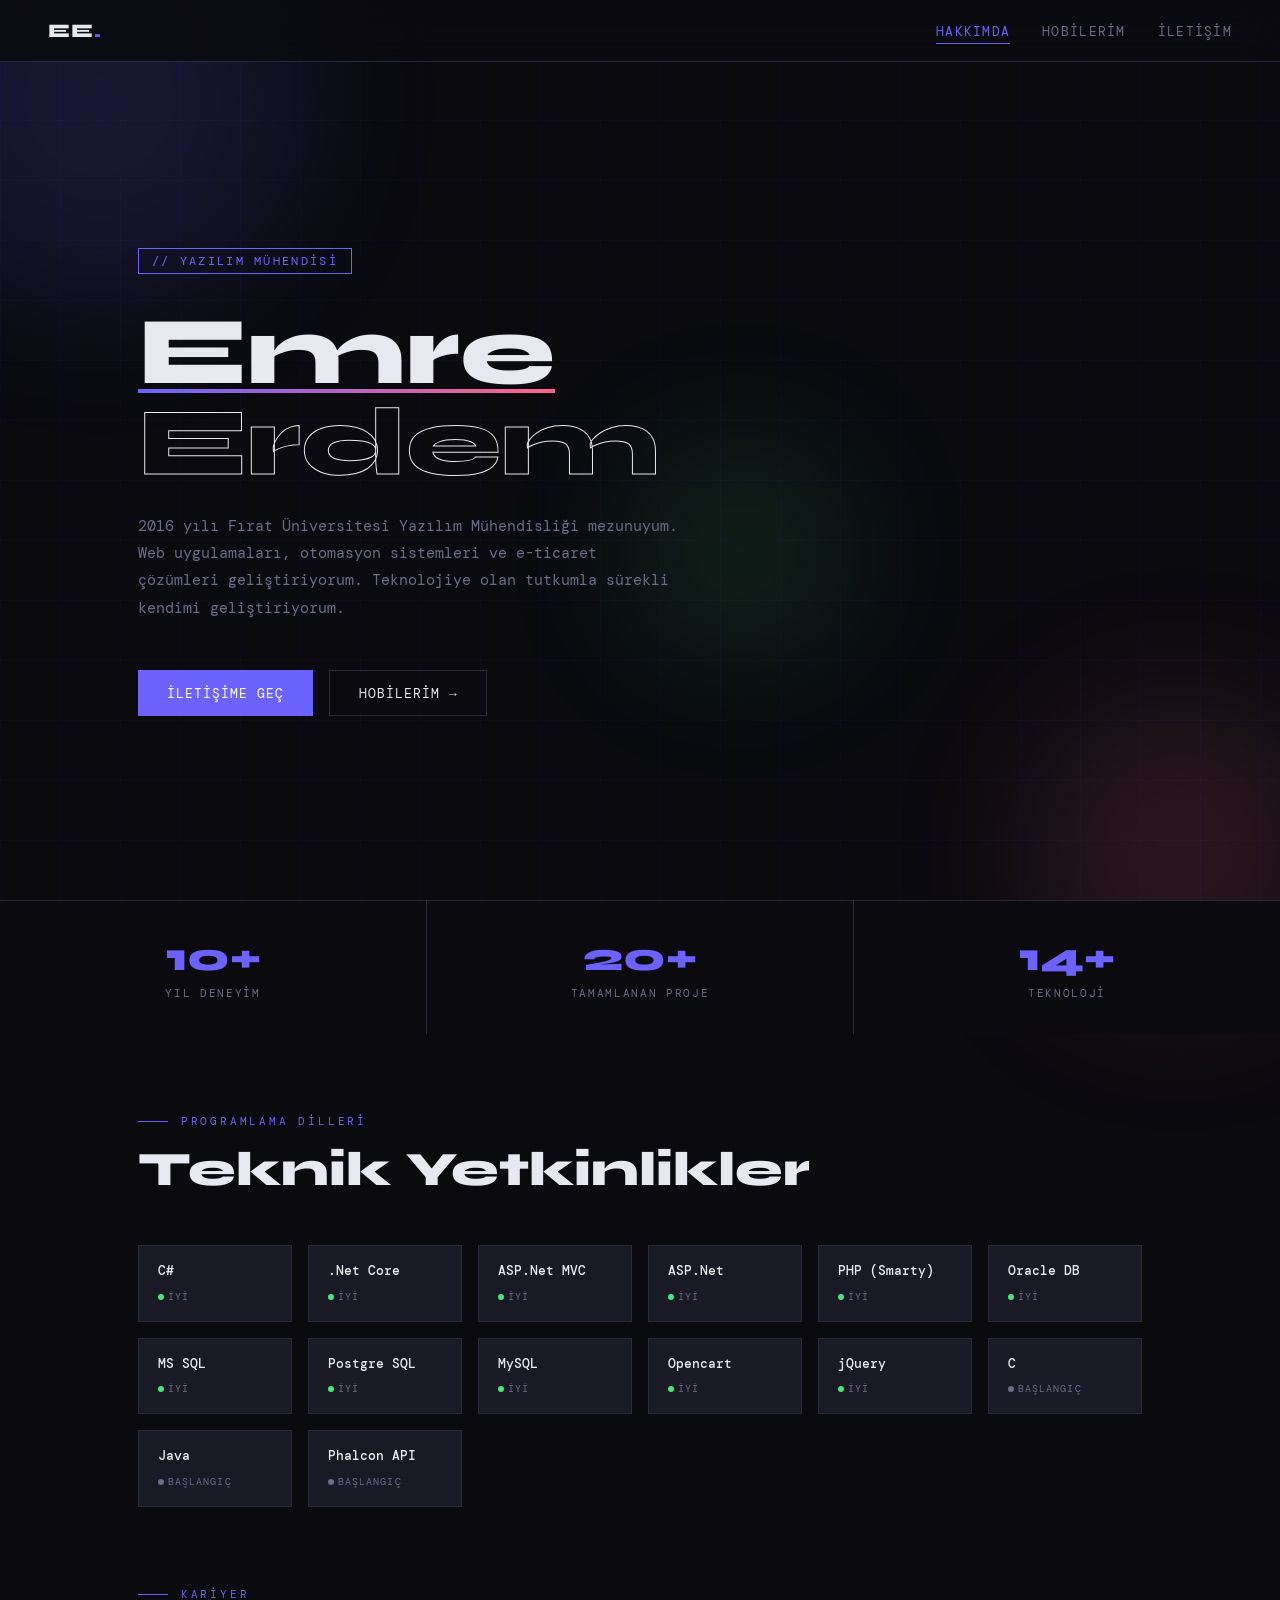
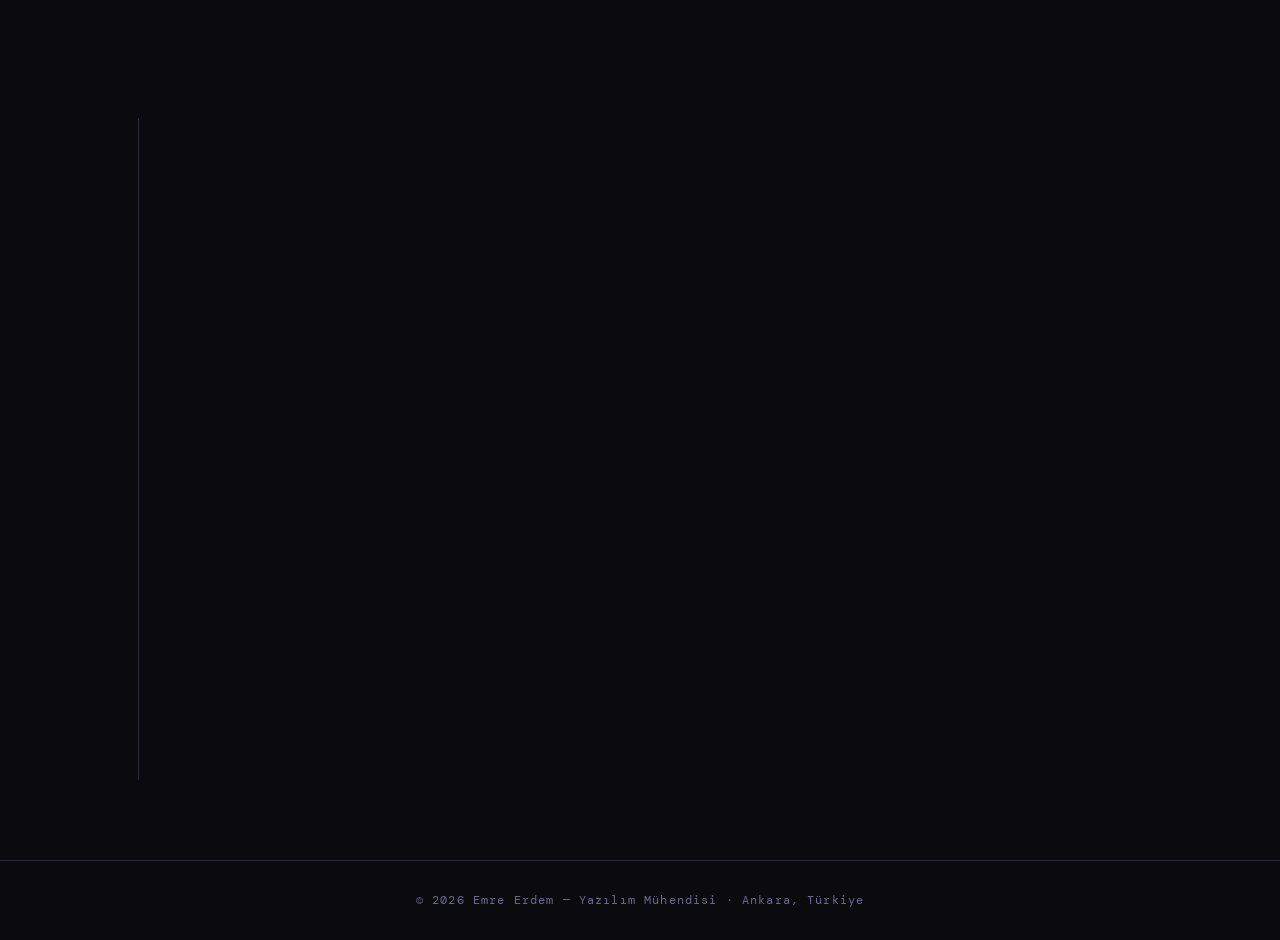
<file: index.html>
<!DOCTYPE html>
<html lang="tr">

<head>
  <meta charset="UTF-8" />
  <meta name="viewport" content="width=device-width, initial-scale=1.0" />
  <title>Emre Erdem — Yazılım Mühendisi</title>
  <link rel="preconnect" href="https://fonts.googleapis.com">
  <link
    href="https://fonts.googleapis.com/css2?family=Syne:wght@400;700;800&family=DM+Mono:wght@300;400;500&display=swap"
    rel="stylesheet">
  <link rel="stylesheet" href="css/style1.css"/>
</head>

<body>
  <div class="orb orb-1"></div>
  <div class="orb orb-2"></div>
  <div class="orb orb-3"></div>

  <nav>
    <a href="index.html" class="nav-logo">EE<span>.</span></a>
    <ul>
      <li><a href="index.html" class="active">Hakkımda</a></li>
      <li><a href="hobilerim.html">Hobilerim</a></li>
      <li><a href="iletisim.html">İletişim</a></li>
    </ul>
  </nav>

  <div class="hero">
    <div class="hero-content">
      <div class="hero-tag">// Yazılım Mühendisi</div>
      <h1>
        <span class="accent-word">Emre</span>
        <span class="line2">Erdem</span>
      </h1>
      <p class="hero-desc">
        2016 yılı Fırat Üniversitesi Yazılım Mühendisliği mezunuyum. Web uygulamaları, otomasyon sistemleri ve
        e-ticaret çözümleri geliştiriyorum. Teknolojiye olan tutkumla sürekli kendimi geliştiriyorum.
      </p>
      <div class="hero-btns">
        <a href="iletisim.html" class="btn btn-primary"><span>İletişime Geç</span></a>
        <a href="hobilerim.html" class="btn btn-outline">Hobilerim →</a>
      </div>
    </div>
  </div>

  <div class="stats-row">
    <div class="stat">
      <span class="stat-num">10+</span>
      <span class="stat-label">Yıl Deneyim</span>
    </div>
    <div class="stat">
      <span class="stat-num">20+</span>
      <span class="stat-label">Tamamlanan Proje</span>
    </div>
    <div class="stat">
      <span class="stat-num">14+</span>
      <span class="stat-label">Teknoloji</span>
    </div>
  </div>

  <section class="about-section">
    <div class="section-label">Programlama Dilleri</div>
    <h2 class="section-title reveal">Teknik Yetkinlikler</h2>
    <div class="skills-grid">
      <div class="skill-card reveal"><span class="skill-name">C#</span><span class="skill-level"><span
            class="level-dot"></span>İyi</span></div>
      <div class="skill-card reveal"><span class="skill-name">.Net Core</span><span class="skill-level"><span
            class="level-dot "></span>İyi</span></div>
      <div class="skill-card reveal"><span class="skill-name">ASP.Net MVC</span><span class="skill-level"><span
            class="level-dot "></span>İyi</span></div>

      <div class="skill-card reveal"><span class="skill-name">ASP.Net</span><span class="skill-level"><span
            class="level-dot"></span>İyi</span></div>
      <div class="skill-card reveal"><span class="skill-name">PHP (Smarty)</span><span class="skill-level"><span
            class="level-dot"></span>İyi</span></div>
      <div class="skill-card reveal"><span class="skill-name">Oracle DB</span><span class="skill-level"><span
            class="level-dot"></span>İyi</span></div>
      <div class="skill-card reveal"><span class="skill-name">MS SQL</span><span class="skill-level"><span
            class="level-dot"></span>İyi</span></div>
      <div class="skill-card reveal"><span class="skill-name">Postgre SQL</span><span class="skill-level"><span
            class="level-dot"></span>İyi</span></div>
      <div class="skill-card reveal"><span class="skill-name">MySQL</span><span class="skill-level"><span
            class="level-dot"></span>İyi</span></div>
      <div class="skill-card reveal"><span class="skill-name">Opencart</span><span class="skill-level"><span
            class="level-dot"></span>İyi</span></div>

      <div class="skill-card reveal"><span class="skill-name">jQuery</span><span class="skill-level"><span
            class="level-dot "></span>İyi</span></div>
      <div class="skill-card reveal"><span class="skill-name">C</span><span class="skill-level"><span
            class="level-dot low"></span>Başlangıç</span></div>
      <div class="skill-card reveal"><span class="skill-name">Java</span><span class="skill-level"><span
            class="level-dot low"></span>Başlangıç</span></div>
      <div class="skill-card reveal"><span class="skill-name">Phalcon API</span><span class="skill-level"><span
            class="level-dot low"></span>Başlangıç</span></div>
    </div>
  </section>

  <section class="about-section" style="padding-top:0">
    <div class="section-label">Kariyer</div>
    <h2 class="section-title reveal">Deneyimlerim</h2>
    <div class="timeline">
      <div class="timeline-item reveal">
        <div class="timeline-date">12/2025 - ...</div>
        <div class="timeline-role">Yazılım Mühendisi - Bilişim Uzmanı</div>
        <div class="timeline-org">Çevre, Şehircilik ve İklim Değişikliği Bakanlığı</div>
      </div>
      <div class="timeline-item reveal">
        <div class="timeline-date">08/2019 — 12/2025</div>
        <div class="timeline-role">Yazılım Büro Amirliği </div>
        <div class="timeline-org">Emniyet Genel Müdürlüğü · Bilgi Teknolojileri Şube Müdürlüğü</div>
      </div>
      <div class="timeline-item reveal">
        <div class="timeline-date">Freelance</div>
        <div class="timeline-role">Bağımsız Yazılım Geliştirici</div>
        <div class="timeline-org">Web Sitesi, Otomasyon Sistemleri, Opencart E-ticaret</div>
      </div>
      <div class="timeline-item reveal">
        <div class="timeline-date">Mayıs 2017 — Aralık 2017</div>
        <div class="timeline-role">Yazılım Geliştirici</div>
        <div class="timeline-org">Yerli AR-GE Yazılım & Teknoloji</div>
      </div>
      <div class="timeline-item reveal">
        <div class="timeline-date">Staj — 6 Ay(09/2015-02/2016)</div>
        <div class="timeline-role">Yazılım Stajyeri</div>
        <div class="timeline-org">Malatya Yeşilyurt Belediyesi · Yazılım Şefliği</div>
      </div>
      <div class="timeline-item reveal">
        <div class="timeline-date">Staj</div>
        <div class="timeline-role">Stajyer Yazılım Geliştirici</div>
        <div class="timeline-org">Mirsis Bilgi Teknolojileri</div>
      </div>
    </div>
  </section>

  <footer>
    &copy; 2026 Emre Erdem — Yazılım Mühendisi · Ankara, Türkiye
  </footer>

  <script>
    // Scroll reveal
  
  </script>
    <script src="js/js1.js"></script>
</body>

</html>
</file>
<file: css/style1.css>
:root {
      --bg: #0a0a0f;
      --surface: #12121a;
      --card: #1a1a26;
      --accent: #6c63ff;
      --accent2: #ff6584;
      --accent3: #43e97b;
      --text: #e8e8f0;
      --muted: #6b6b8a;
      --border: #2a2a3d;
    }

    * {
      margin: 0;
      padding: 0;
      box-sizing: border-box;
    }

    body {
      background: var(--bg);
      color: var(--text);
      font-family: 'DM Mono', monospace;
      min-height: 100vh;
      overflow-x: hidden;
    }

    /* Animated background grid */
    body::before {
      content: '';
      position: fixed;
      inset: 0;
      background-image:
        linear-gradient(rgba(108, 99, 255, 0.04) 1px, transparent 1px),
        linear-gradient(90deg, rgba(108, 99, 255, 0.04) 1px, transparent 1px);
      background-size: 60px 60px;
      animation: gridMove 20s linear infinite;
      z-index: 0;
      pointer-events: none;
    }

    @keyframes gridMove {
      0% {
        transform: translateY(0);
      }

      100% {
        transform: translateY(60px);
      }
    }

    /* Floating orbs */
    .orb {
      position: fixed;
      border-radius: 50%;
      filter: blur(80px);
      opacity: 0.15;
      animation: float 8s ease-in-out infinite;
      z-index: 0;
      pointer-events: none;
    }

    .orb-1 {
      width: 400px;
      height: 400px;
      background: var(--accent);
      top: -100px;
      left: -100px;
      animation-delay: 0s;
    }

    .orb-2 {
      width: 300px;
      height: 300px;
      background: var(--accent2);
      bottom: -100px;
      right: -50px;
      animation-delay: -4s;
    }

    .orb-3 {
      width: 200px;
      height: 200px;
      background: var(--accent3);
      top: 50%;
      left: 50%;
      animation-delay: -2s;
    }

    @keyframes float {

      0%,
      100% {
        transform: translate(0, 0) scale(1);
      }

      33% {
        transform: translate(30px, -30px) scale(1.05);
      }

      66% {
        transform: translate(-20px, 20px) scale(0.95);
      }
    }

    /* NAV */
    nav {
      position: fixed;
      top: 0;
      left: 0;
      right: 0;
      z-index: 100;
      display: flex;
      align-items: center;
      justify-content: space-between;
      padding: 1.2rem 3rem;
      background: rgba(10, 10, 15, 0.8);
      backdrop-filter: blur(20px);
      border-bottom: 1px solid var(--border);
      animation: slideDown 0.6s ease both;
    }

    @keyframes slideDown {
      from {
        opacity: 0;
        transform: translateY(-20px);
      }

      to {
        opacity: 1;
        transform: translateY(0);
      }
    }

    .nav-logo {
      font-family: 'Syne', sans-serif;
      font-weight: 800;
      font-size: 1.2rem;
      letter-spacing: 0.05em;
      color: var(--text);
      text-decoration: none;
    }

    .nav-logo span {
      color: var(--accent);
    }

    nav ul {
      list-style: none;
      display: flex;
      gap: 2rem;
    }

    nav ul a {
      color: var(--muted);
      text-decoration: none;
      font-size: 0.8rem;
      letter-spacing: 0.1em;
      text-transform: uppercase;
      transition: color 0.3s;
      position: relative;
    }

    nav ul a::after {
      content: '';
      position: absolute;
      bottom: -4px;
      left: 0;
      width: 0;
      height: 1px;
      background: var(--accent);
      transition: width 0.3s;
    }

    nav ul a:hover {
      color: var(--text);
    }

    nav ul a:hover::after {
      width: 100%;
    }

    nav ul a.active {
      color: var(--accent);
    }

    nav ul a.active::after {
      width: 100%;
    }

    /* HERO */
    .hero {
      position: relative;
      z-index: 1;
      min-height: 100vh;
      display: flex;
      align-items: center;
      padding: 8rem 3rem 4rem;
      max-width: 1100px;
      margin: 0 auto;
    }

    .hero-content {
      max-width: 700px;
    }

    .hero-tag {
      display: inline-block;
      font-size: 0.72rem;
      letter-spacing: 0.2em;
      text-transform: uppercase;
      color: var(--accent);
      border: 1px solid var(--accent);
      padding: 0.3rem 0.8rem;
      margin-bottom: 2rem;
      animation: fadeIn 0.8s ease 0.3s both;
    }

    @keyframes fadeIn {
      from {
        opacity: 0;
        transform: translateY(15px);
      }

      to {
        opacity: 1;
        transform: translateY(0);
      }
    }

    .hero h1 {
      font-family: 'Syne', sans-serif;
      font-size: clamp(3rem, 8vw, 6rem);
      font-weight: 800;
      line-height: 0.95;
      margin-bottom: 1.5rem;
      animation: fadeIn 0.8s ease 0.5s both;
    }

    .hero h1 .line2 {
      display: block;
      color: transparent;
      -webkit-text-stroke: 1px var(--text);
    }

    .hero h1 .accent-word {
      position: relative;
      display: inline-block;
    }

    .hero h1 .accent-word::after {
      content: '';
      position: absolute;
      bottom: 4px;
      left: 0;
      right: 0;
      height: 4px;
      background: linear-gradient(90deg, var(--accent), var(--accent2));
      animation: expandLine 1s ease 1.2s both;
      transform-origin: left;
    }

    @keyframes expandLine {
      from {
        transform: scaleX(0);
      }

      to {
        transform: scaleX(1);
      }
    }

    .hero-desc {
      font-size: 0.95rem;
      line-height: 1.8;
      color: var(--muted);
      max-width: 540px;
      margin-bottom: 3rem;
      animation: fadeIn 0.8s ease 0.7s both;
    }

    .hero-btns {
      display: flex;
      gap: 1rem;
      flex-wrap: wrap;
      animation: fadeIn 0.8s ease 0.9s both;
    }

    .btn {
      display: inline-flex;
      align-items: center;
      gap: 0.5rem;
      padding: 0.85rem 1.8rem;
      font-family: 'DM Mono', monospace;
      font-size: 0.8rem;
      letter-spacing: 0.08em;
      text-decoration: none;
      text-transform: uppercase;
      cursor: pointer;
      border: none;
      transition: all 0.3s;
    }

    .btn-primary {
      background: var(--accent);
      color: white;
      position: relative;
      overflow: hidden;
    }

    .btn-primary::before {
      content: '';
      position: absolute;
      inset: 0;
      background: var(--accent2);
      transform: translateX(-100%);
      transition: transform 0.4s;
    }

    .btn-primary:hover::before {
      transform: translateX(0);
    }

    .btn-primary span {
      position: relative;
      z-index: 1;
    }

    .btn-outline {
      background: transparent;
      color: var(--text);
      border: 1px solid var(--border);
    }

    .btn-outline:hover {
      border-color: var(--accent);
      color: var(--accent);
    }

    /* STATS */
    .stats-row {
      position: relative;
      z-index: 1;
      display: grid;
      grid-template-columns: repeat(3, 1fr);
      gap: 1px;
      background: var(--border);
      border-top: 1px solid var(--border);
      animation: fadeIn 1s ease 1.1s both;
    }

    .stat {
      background: var(--bg);
      padding: 2rem 3rem;
      text-align: center;
    }

    .stat-num {
      font-family: 'Syne', sans-serif;
      font-size: 2.5rem;
      font-weight: 800;
      color: var(--accent);
      display: block;
    }

    .stat-label {
      font-size: 0.7rem;
      letter-spacing: 0.15em;
      text-transform: uppercase;
      color: var(--muted);
    }

    /* SECTION */
    section.about-section {
      position: relative;
      z-index: 1;
      max-width: 1100px;
      margin: 0 auto;
      padding: 5rem 3rem;
    }

    .section-label {
      font-size: 0.7rem;
      letter-spacing: 0.25em;
      text-transform: uppercase;
      color: var(--accent);
      margin-bottom: 1rem;
      display: flex;
      align-items: center;
      gap: 0.8rem;
    }

    .section-label::before {
      content: '';
      width: 30px;
      height: 1px;
      background: var(--accent);
    }

    .section-title {
      font-family: 'Syne', sans-serif;
      font-size: clamp(2rem, 4vw, 3rem);
      font-weight: 800;
      margin-bottom: 3rem;
      line-height: 1.1;
    }

    /* SKILLS GRID */
    .skills-grid {
      display: grid;
      grid-template-columns: repeat(auto-fill, minmax(140px, 1fr));
      gap: 1rem;
    }

    .skill-card {
      background: var(--card);
      border: 1px solid var(--border);
      padding: 1rem 1.2rem;
      position: relative;
      overflow: hidden;
      transition: border-color 0.3s, transform 0.3s;
      animation: fadeIn 0.5s ease both;
    }

    .skill-card:hover {
      border-color: var(--accent);
      transform: translateY(-4px);
    }

    .skill-card::before {
      content: '';
      position: absolute;
      top: 0;
      left: 0;
      width: 3px;
      height: 0;
      background: var(--accent);
      transition: height 0.3s;
    }

    .skill-card:hover::before {
      height: 100%;
    }

    .skill-name {
      font-size: 0.82rem;
      font-weight: 500;
      display: block;
      margin-bottom: 0.3rem;
    }

    .skill-level {
      font-size: 0.65rem;
      color: var(--muted);
      letter-spacing: 0.1em;
      text-transform: uppercase;
    }

    .level-dot {
      display: inline-block;
      width: 6px;
      height: 6px;
      border-radius: 50%;
      background: var(--accent3);
      margin-right: 4px;
    }

    .level-dot.mid {
      background: var(--accent);
    }

    .level-dot.low {
      background: var(--muted);
    }

    /* EXPERIENCE */
    .timeline {
      position: relative;
      padding-left: 2rem;
    }

    .timeline::before {
      content: '';
      position: absolute;
      left: 0;
      top: 0;
      bottom: 0;
      width: 1px;
      background: var(--border);
    }

    .timeline-item {
      position: relative;
      padding: 1.5rem 0 1.5rem 2rem;
      border-bottom: 1px solid var(--border);
    }

    .timeline-item:last-child {
      border-bottom: none;
    }

    .timeline-item::before {
      content: '';
      position: absolute;
      left: -4px;
      top: 1.9rem;
      width: 9px;
      height: 9px;
      border-radius: 50%;
      background: var(--accent);
      box-shadow: 0 0 12px var(--accent);
    }

    .timeline-date {
      font-size: 0.7rem;
      letter-spacing: 0.15em;
      color: var(--accent);
      text-transform: uppercase;
      margin-bottom: 0.4rem;
    }

    .timeline-role {
      font-family: 'Syne', sans-serif;
      font-size: 1.1rem;
      font-weight: 700;
      margin-bottom: 0.2rem;
    }

    .timeline-org {
      font-size: 0.8rem;
      color: var(--muted);
    }

    /* FOOTER */
    footer {
      position: relative;
      z-index: 1;
      text-align: center;
      padding: 2rem;
      border-top: 1px solid var(--border);
      font-size: 0.72rem;
      color: var(--muted);
      letter-spacing: 0.1em;
    }

    /* Scroll reveal animation */
    .reveal {
      opacity: 0;
      transform: translateY(30px);
      transition: opacity 0.7s ease, transform 0.7s ease;
    }

    .reveal.visible {
      opacity: 1;
      transform: translateY(0);
    }
</file>
